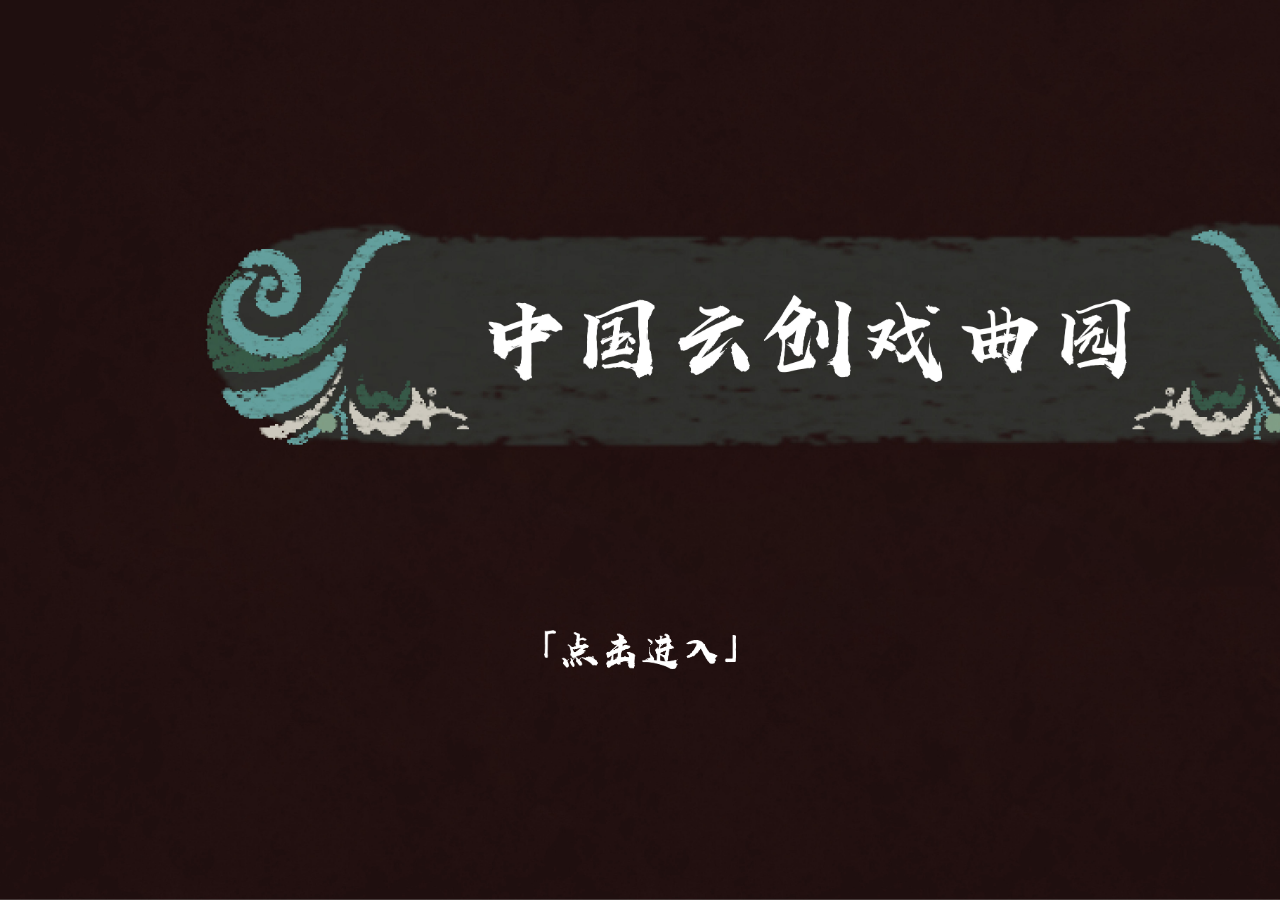
<file: index.html>
<!DOCTYPE html>
<html lang="en">
<head>
    <meta charset="UTF-8">
    <meta http-equiv="X-UA-Compatible" content="IE=edge">
    <meta name="viewport" content="width=device-width, initial-scale=1.0">
    <title>中国云创戏曲园</title>
    <script type="text/javascript" src="JS/index.js"></script>
    <link href="CSS/index.css" rel="stylesheet" type="text/css" />
</head>
<body>
    <div class="firstBg">
        <div class="startBtn" onclick="start()"></div>
        <div class="text text1"></div>
        <div class="text text2"></div>
        <div class="text text3"></div>
        <div class="text text4"></div>
        <div class="circleY c1">
            <div class="circleY c2" ></div>
        </div>
        

    </div>

</body>
</html>
</file>
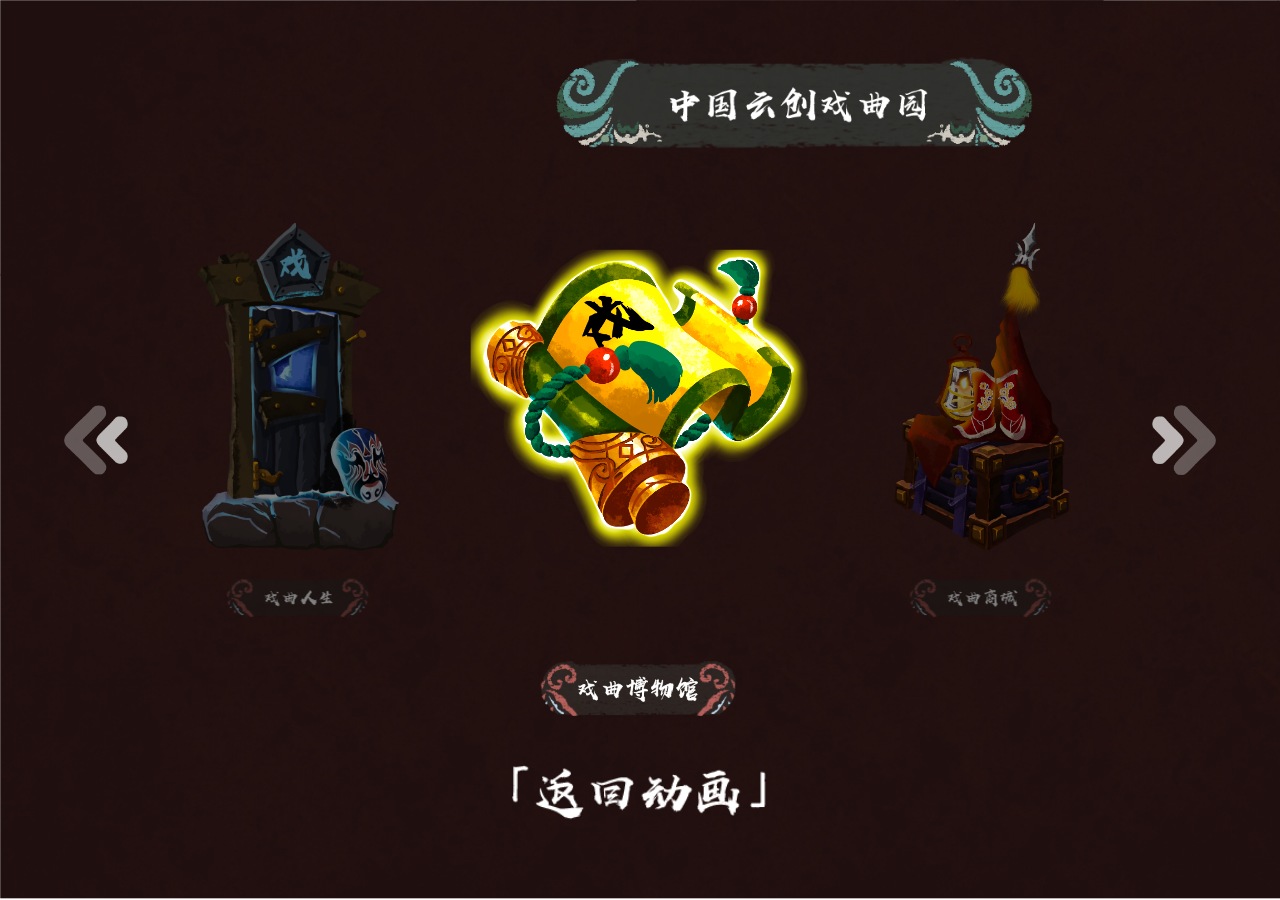
<file: menu.html>
<!DOCTYPE html>
<html lang="en">
<head>
    <meta charset="UTF-8">
    <meta http-equiv="X-UA-Compatible" content="IE=edge">
    <meta name="viewport" content="width=device-width, initial-scale=1.0">
    <title>中国云创戏曲园</title>
    
    <link href="CSS/menu.css" rel="stylesheet" type="text/css" />
</head>
<body>
    <div class="background">
        <div class="leftDir" onclick="leftClick()"></div>
        <div class="main-box">
            <div class="item-box edge">
                <div class="item door" ></div>
                <div class="item-name door-name"  ></div>
            </div>
            <div class="item-box main">
                <div class="item reel" ></div>
                <div class="item-name reel-name" ></div>
            </div>
            <div class="item-box edge">
                <div class="item chest" ></div>
                <div class="item-name chest-name"></div>
            </div>
        </div>
        <div class="rightDir" onclick="rightClick()"></div>
        <div class="backBtn" onclick="backAnimation()"></div>
    </div>
    <script type="text/javascript" src="JS/menu.js"></script>

</body>
</html>
</file>
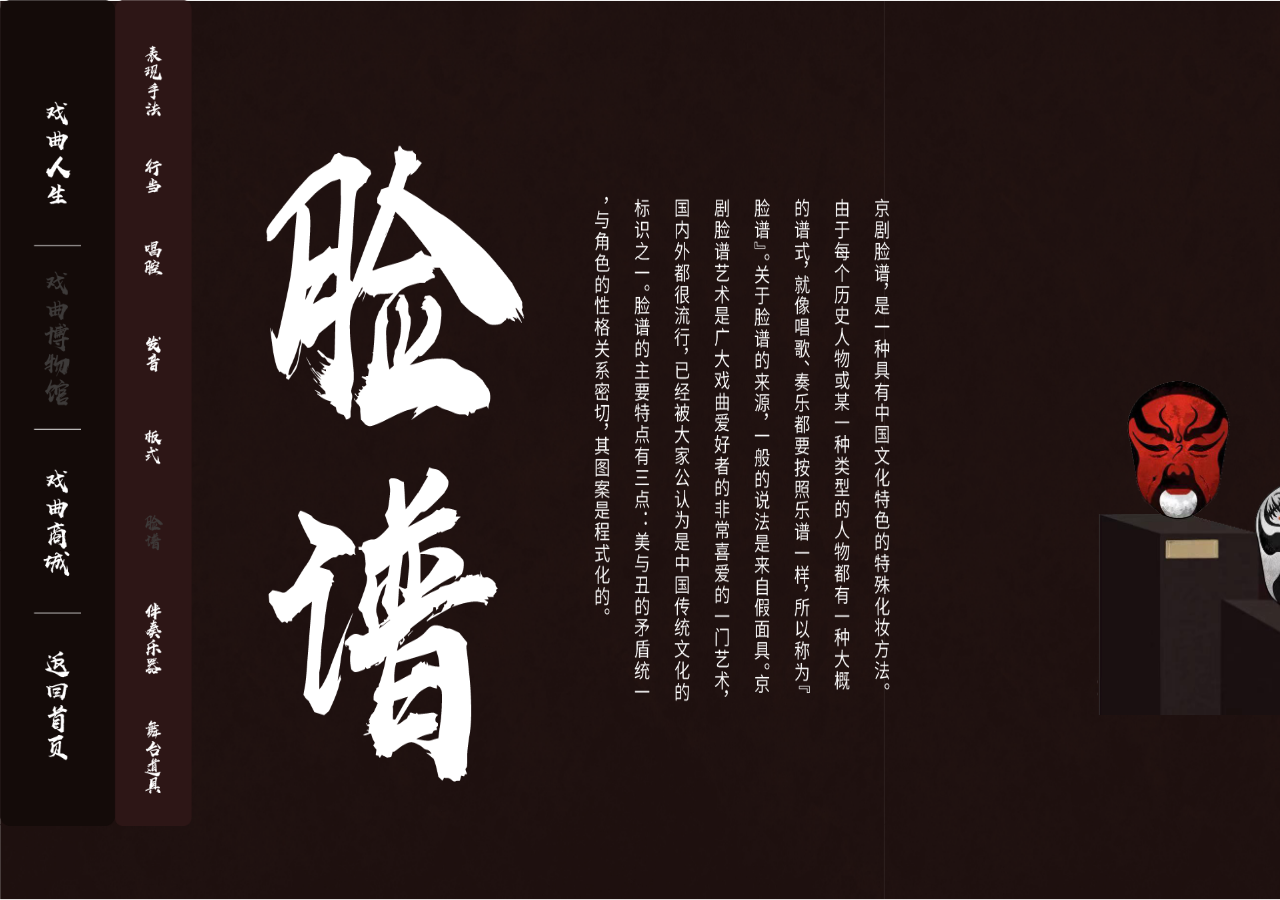
<file: museum.html>
﻿<!DOCTYPE html>
<html lang="en">
<head>
    <meta charset="UTF-8">
    <meta http-equiv="X-UA-Compatible" content="IE=edge">
    <meta name="viewport" content="width=device-width, initial-scale=1.0">
    <title>戏曲博物馆</title>
    <link href="CSS/museum.css" rel="stylesheet" type="text/css" />

</head>
<body>

    <div class="tabbar"></div>
    <div class="back-btn" onclick="backMenu()"></div>
    <div class="toHang" onclick="toHang()"></div>
    <div class="back-box">
        <div class="background"  unselectable="on"></div>
        <div class="mask"></div>
    </div>
    <script type="text/javascript" src="JS/museum.js"></script>

</body>
</html>
</file>
<file: CSS/index.css>
html,body{
    padding: 0%;
    height: 100%;
    width: 100%;
    margin: 0%;
}

.firstBg{
    background: url("../IMG/初始背景.png") no-repeat;
    height: 100%;
    width: 100%;
    margin:0%;
    background-size: cover;
    z-index: -1;
}
.startBtn{
    position: absolute;
    z-index: 0;
    height: 8%;
    width: 15%;
    left: 42.5%;
    top: 70%;
    background:url("../IMG/点击进入.png") no-repeat;
    background-size: contain;
    animation: shine 2.5s linear alternate infinite;
    filter: brightness(1.2);
}

@keyframes shine {
    100%{
        filter: brightness(0.2);
    }
}

@keyframes show{
    0%{
        filter: brightness(0.2);
    }
    80%{
        filter: brightness(1.5);
    }
    100%{
        filter: brightness(1);
    }
}
.show{
    animation: show 3s linear;;
}

.text{
    height: 20%;
    width: 80%;
    left: 10%;
    position: absolute;
}
.text1{
    background: url("../IMG/文字1.png") no-repeat;
    background-size: contain;
    top:20%;
    display: none;
}
.text2{
    background: url("../IMG/文字2.png") no-repeat;
    background-size: contain;
    top:33%;
    display: none;
}
 .text3{
    background: url("../IMG/文字3.png") no-repeat;
    background-size: contain;
    top:50%;
    display: none;
}
.text4{
    background: url("../IMG/文字4.png") no-repeat;
    background-size: contain;
    top:65%;
    display: none;
}

.circleY{
    /* height: 10%; */
    border-radius: 100%;
    z-index: 2;
    position: relative;
}
.circleY::before{content: "";padding-top: 100%;display: block;}
@keyframes wave{
    100%{
        transform: scale(1.5);
    }
}
.c1{
    width: 8%;
    filter: opacity(100%);
    top: 70%;
    left: 75%;
    border: 3px solid yellow;
    display: flex;
    justify-content: center;
    align-content: center;
    align-items: center;
    animation: wave 2.5s linear alternate-reverse infinite ;
    display: none;
}
.c2{
    width: 50%;
    filter: opacity(50%);
    border:9px solid yellow;
    animation: wave 1.5s linear alternate-reverse infinite ; 
    display: none;  
}
</file>
<file: CSS/menu.css>
html,body{
    padding: 0%;
    height: 100%;
    width: 100%;
    margin: 0%;
}

.background{
    background: url("../IMG/菜单背景.png") no-repeat;
    height: 100%;
    width: 100%;
    margin:0%;
    background-size: cover;
    z-index: -1;
}

.leftDir{
    background: url("../IMG/选择界面-向左.png") no-repeat;
    background-size: contain;
    width: 5%;
    height: 10%;
    z-index: 1;
    position: absolute;
    top: 45%;
    left: 5%;
    transition: all 1.5s ease;
}

.rightDir{
    background: url("../IMG/选择界面-向右.png") no-repeat;
    background-size: contain;
    width: 5%;
    height: 10%;
    z-index: 1;
    position: absolute;
    top: 45%;
    right: 5%;
    transition: all 1.5s ease;
}

.leftDir:hover{
    transform: scale(1.2) translateX(-20px);
}


.rightDir:hover{
    transform: scale(1.2) translateX(20px);
}

.backBtn{
    background: url("../IMG/选择界面-返回动画.png") no-repeat;
    width: 25%;
    height: 10%;
    background-size: contain;
    position: absolute;
    left: 37.5%;
    top: 85%;
    animation: shine 2.5s linear alternate infinite;
    filter: brightness(1.2);
}



@keyframes shine {
    100%{
        filter: brightness(0.2);
    }
}
.main-box{
    height: 65%;
    width: 80%;
    /* border: 1px solid red; */
    left: 10%;
    right: 10%;
    position: relative;
    top: 20%;
    display: flex;
    flex-flow: row nowrap;
    justify-content: space-around;
}

.item-box{
    height: 100%;
    width: 30%;
    display: flex;
    flex-direction: column;
    justify-content: center;
    transition: all 2s ease;

}
.item{
    height: 70%;
    width: 100%;
    transition: all 3s ease;
    position: relative;
}
.item-name{
    width: 100%;
    height: 30%;
}
.door{
    background: url("../IMG/门.png") no-repeat;
    background-position: center;
    background-size: contain;
}

.reel{
    background: url("../IMG/卷轴.png") no-repeat;
    background-position: center;
    background-size: contain;
}

.chest{
    background: url("../IMG/宝箱.png") no-repeat;
    background-position: center;
    background-size: contain;
}
.door-name{
    background: url("../IMG/选择界面-戏曲人生.png") no-repeat;
    background-size: contain;
}
.reel-name{
    background: url("../IMG/选择界面-戏曲博物馆.png") no-repeat;
    background-size: contain;
}
.chest-name{
    background: url("../IMG/选择界面-戏曲商城.png") no-repeat;
    background-size: contain;
}
.main{
    transform: scale(1.1) translateY(20px);
    filter: brightness(1.2);
}
.edge{
    transform: scale(0.8) translateY(-20px);
    filter: brightness(0.5);
}
</file>
<file: CSS/museum.css>
﻿html,body{
    padding: 0%;
    height: 100%;
    width: 100%;
    margin: 0%;
}

.background{
    left: 0%;
    position: absolute;
    width: 200%;
    height: 100%;
    background: url("../IMG/脸谱/脸谱背景.png") no-repeat;
    background-size: 100% 100%;
    overflow: hidden;
    /* z-index: -1; */
}

.tabbar{
    position: absolute;
    height: 100%;
    width: 15%;
    background: url("../IMG/菜单脸谱.png") no-repeat;
    background-size: contain;
    z-index: 3;
}
/* ::-webkit-scrollbar {
	width: 0px;
} */

.mask{
    position: absolute;
    bottom: 0%;
    width: 90%;
    left: 80%;
    height: 80%;
    background: url("../IMG/脸谱/脸谱1.png") no-repeat;
    background-size: contain;
    z-index: 2;
}
.back-box{

    z-index: 4;
}
.back-btn{
    position: absolute;
    height: 24%;
    width: 6%;
    /* border: 10px solid red; */
    z-index: 5;
    bottom: 0%;
}
.toHang{
    height: 10%;
    width: 4%;
    left: 7%;
    top: 15%;
    position: absolute;
    /* border: 10px solid red; */
    z-index: 4;
}
</file>
